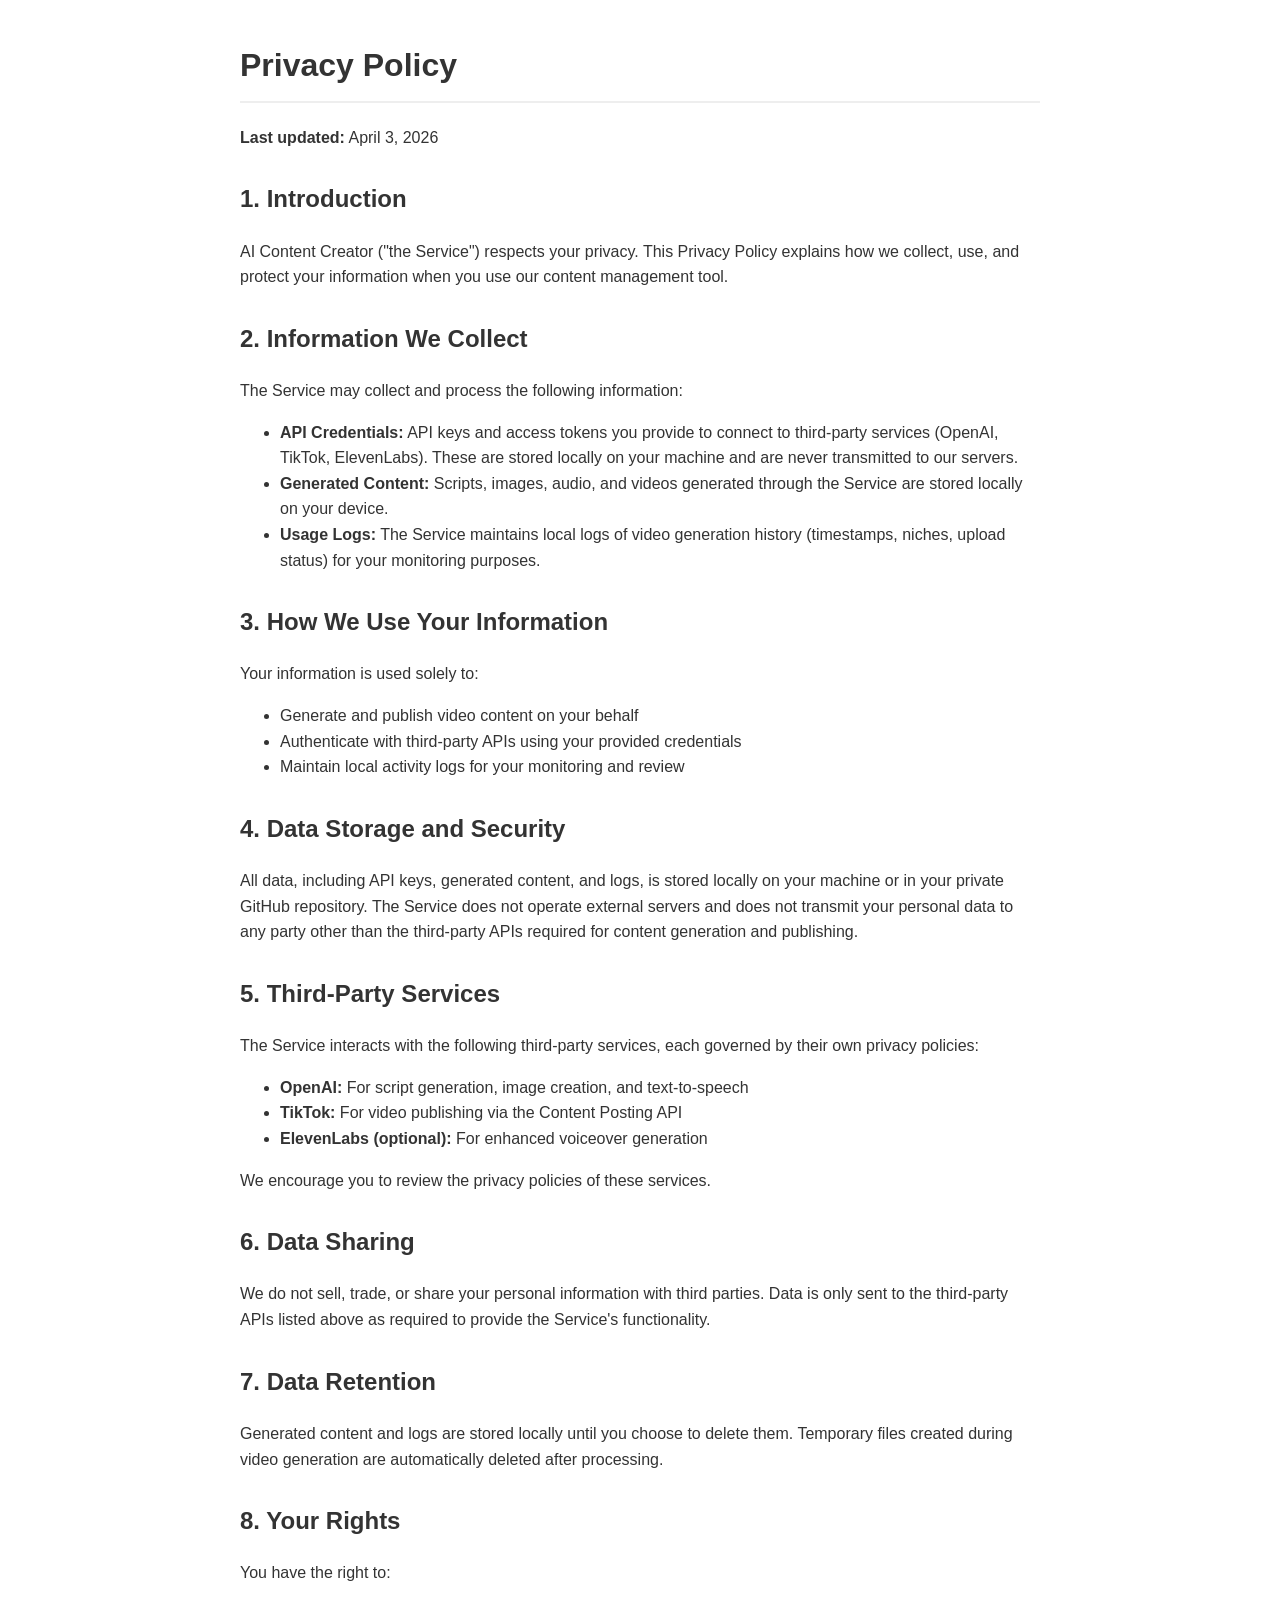
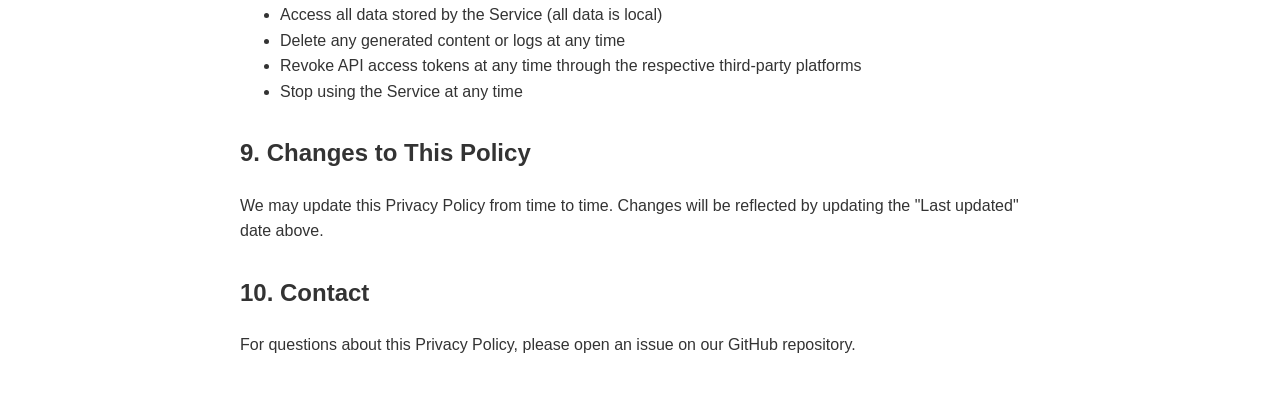
<file: docs/privacy-policy.html>
<!DOCTYPE html>
<html lang="en">
<head>
    <meta charset="UTF-8">
    <meta name="viewport" content="width=device-width, initial-scale=1.0">
    <title>Privacy Policy - AI Content Creator</title>
    <style>
        body { font-family: -apple-system, BlinkMacSystemFont, 'Segoe UI', Roboto, sans-serif; max-width: 800px; margin: 40px auto; padding: 0 20px; line-height: 1.6; color: #333; }
        h1 { border-bottom: 2px solid #eee; padding-bottom: 10px; }
        h2 { margin-top: 30px; }
        p { margin: 10px 0; }
    </style>
</head>
<body>
    <h1>Privacy Policy</h1>
    <p><strong>Last updated:</strong> April 3, 2026</p>

    <h2>1. Introduction</h2>
    <p>AI Content Creator ("the Service") respects your privacy. This Privacy Policy explains how we collect, use, and protect your information when you use our content management tool.</p>

    <h2>2. Information We Collect</h2>
    <p>The Service may collect and process the following information:</p>
    <ul>
        <li><strong>API Credentials:</strong> API keys and access tokens you provide to connect to third-party services (OpenAI, TikTok, ElevenLabs). These are stored locally on your machine and are never transmitted to our servers.</li>
        <li><strong>Generated Content:</strong> Scripts, images, audio, and videos generated through the Service are stored locally on your device.</li>
        <li><strong>Usage Logs:</strong> The Service maintains local logs of video generation history (timestamps, niches, upload status) for your monitoring purposes.</li>
    </ul>

    <h2>3. How We Use Your Information</h2>
    <p>Your information is used solely to:</p>
    <ul>
        <li>Generate and publish video content on your behalf</li>
        <li>Authenticate with third-party APIs using your provided credentials</li>
        <li>Maintain local activity logs for your monitoring and review</li>
    </ul>

    <h2>4. Data Storage and Security</h2>
    <p>All data, including API keys, generated content, and logs, is stored locally on your machine or in your private GitHub repository. The Service does not operate external servers and does not transmit your personal data to any party other than the third-party APIs required for content generation and publishing.</p>

    <h2>5. Third-Party Services</h2>
    <p>The Service interacts with the following third-party services, each governed by their own privacy policies:</p>
    <ul>
        <li><strong>OpenAI:</strong> For script generation, image creation, and text-to-speech</li>
        <li><strong>TikTok:</strong> For video publishing via the Content Posting API</li>
        <li><strong>ElevenLabs (optional):</strong> For enhanced voiceover generation</li>
    </ul>
    <p>We encourage you to review the privacy policies of these services.</p>

    <h2>6. Data Sharing</h2>
    <p>We do not sell, trade, or share your personal information with third parties. Data is only sent to the third-party APIs listed above as required to provide the Service's functionality.</p>

    <h2>7. Data Retention</h2>
    <p>Generated content and logs are stored locally until you choose to delete them. Temporary files created during video generation are automatically deleted after processing.</p>

    <h2>8. Your Rights</h2>
    <p>You have the right to:</p>
    <ul>
        <li>Access all data stored by the Service (all data is local)</li>
        <li>Delete any generated content or logs at any time</li>
        <li>Revoke API access tokens at any time through the respective third-party platforms</li>
        <li>Stop using the Service at any time</li>
    </ul>

    <h2>9. Changes to This Policy</h2>
    <p>We may update this Privacy Policy from time to time. Changes will be reflected by updating the "Last updated" date above.</p>

    <h2>10. Contact</h2>
    <p>For questions about this Privacy Policy, please open an issue on our GitHub repository.</p>
</body>
</html>
</file>
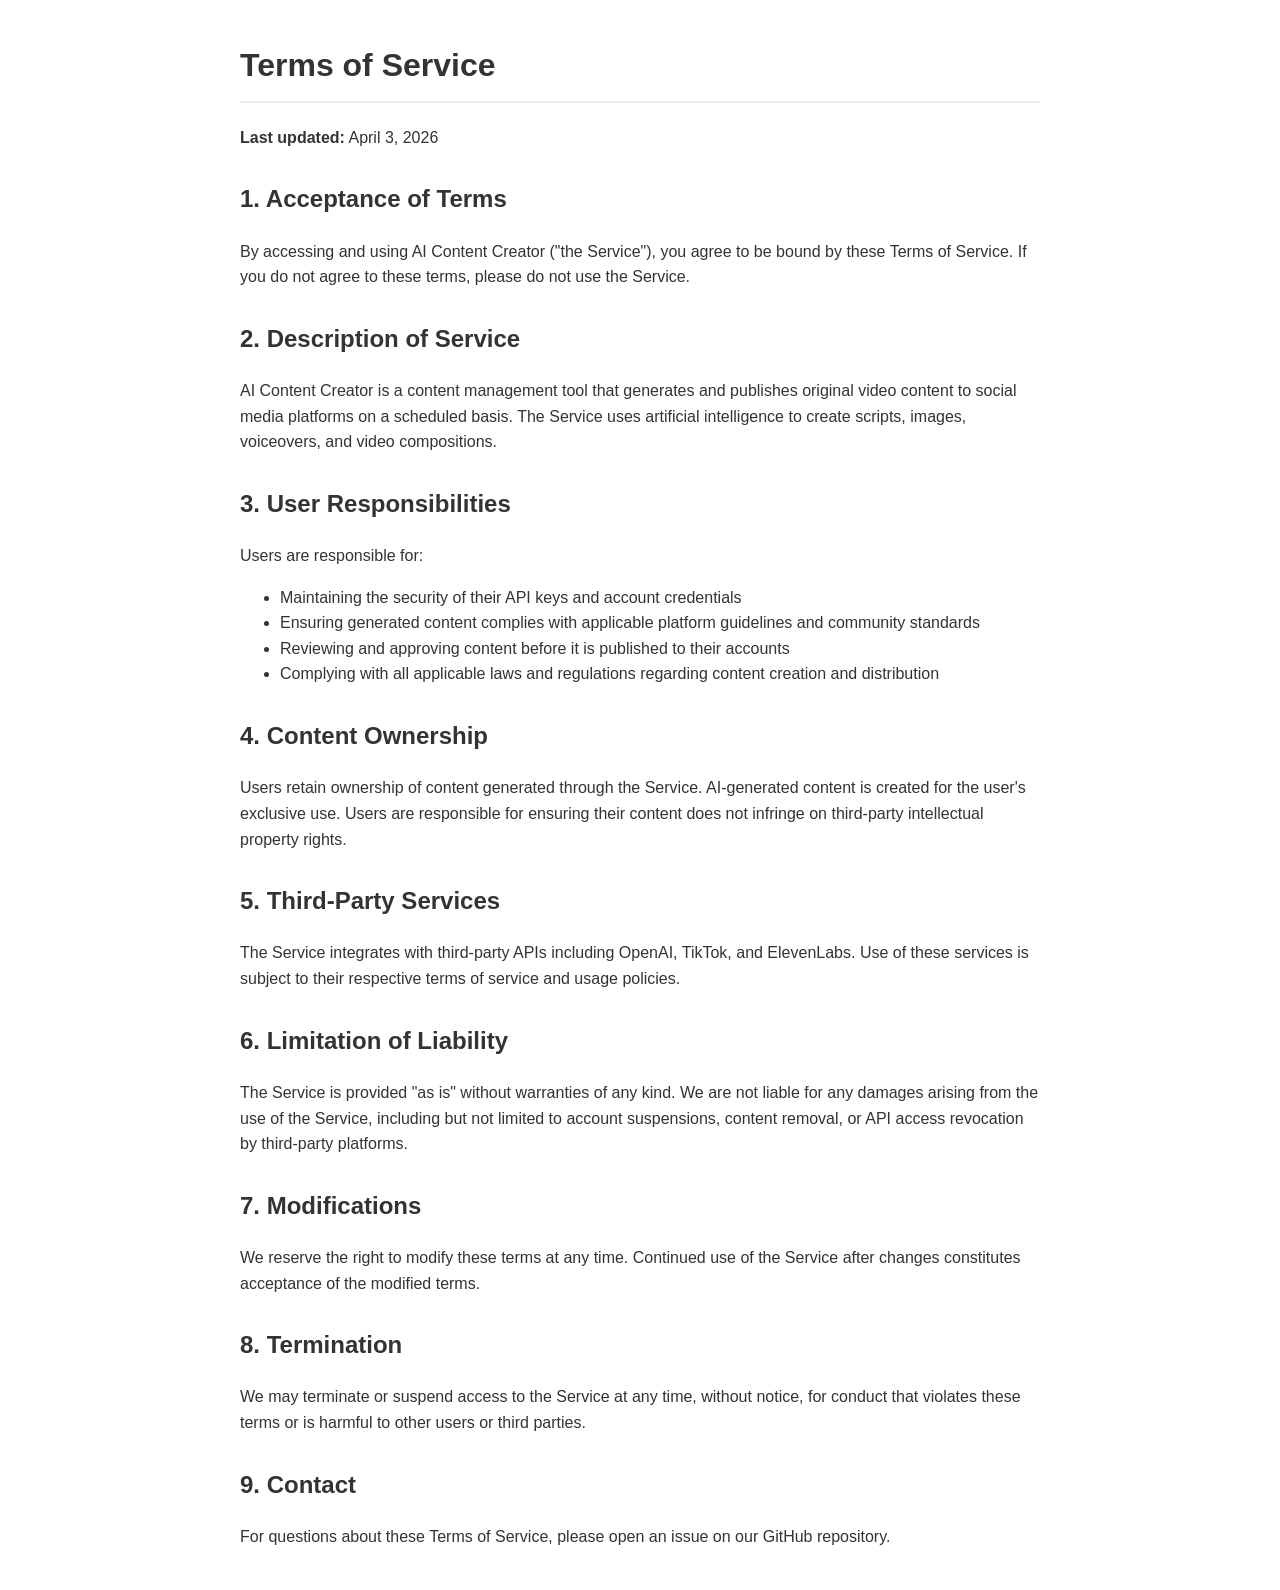
<file: docs/terms-of-service.html>
<!DOCTYPE html>
<html lang="en">
<head>
    <meta charset="UTF-8">
    <meta name="viewport" content="width=device-width, initial-scale=1.0">
    <title>Terms of Service - AI Content Creator</title>
    <style>
        body { font-family: -apple-system, BlinkMacSystemFont, 'Segoe UI', Roboto, sans-serif; max-width: 800px; margin: 40px auto; padding: 0 20px; line-height: 1.6; color: #333; }
        h1 { border-bottom: 2px solid #eee; padding-bottom: 10px; }
        h2 { margin-top: 30px; }
        p { margin: 10px 0; }
    </style>
</head>
<body>
    <h1>Terms of Service</h1>
    <p><strong>Last updated:</strong> April 3, 2026</p>

    <h2>1. Acceptance of Terms</h2>
    <p>By accessing and using AI Content Creator ("the Service"), you agree to be bound by these Terms of Service. If you do not agree to these terms, please do not use the Service.</p>

    <h2>2. Description of Service</h2>
    <p>AI Content Creator is a content management tool that generates and publishes original video content to social media platforms on a scheduled basis. The Service uses artificial intelligence to create scripts, images, voiceovers, and video compositions.</p>

    <h2>3. User Responsibilities</h2>
    <p>Users are responsible for:</p>
    <ul>
        <li>Maintaining the security of their API keys and account credentials</li>
        <li>Ensuring generated content complies with applicable platform guidelines and community standards</li>
        <li>Reviewing and approving content before it is published to their accounts</li>
        <li>Complying with all applicable laws and regulations regarding content creation and distribution</li>
    </ul>

    <h2>4. Content Ownership</h2>
    <p>Users retain ownership of content generated through the Service. AI-generated content is created for the user's exclusive use. Users are responsible for ensuring their content does not infringe on third-party intellectual property rights.</p>

    <h2>5. Third-Party Services</h2>
    <p>The Service integrates with third-party APIs including OpenAI, TikTok, and ElevenLabs. Use of these services is subject to their respective terms of service and usage policies.</p>

    <h2>6. Limitation of Liability</h2>
    <p>The Service is provided "as is" without warranties of any kind. We are not liable for any damages arising from the use of the Service, including but not limited to account suspensions, content removal, or API access revocation by third-party platforms.</p>

    <h2>7. Modifications</h2>
    <p>We reserve the right to modify these terms at any time. Continued use of the Service after changes constitutes acceptance of the modified terms.</p>

    <h2>8. Termination</h2>
    <p>We may terminate or suspend access to the Service at any time, without notice, for conduct that violates these terms or is harmful to other users or third parties.</p>

    <h2>9. Contact</h2>
    <p>For questions about these Terms of Service, please open an issue on our GitHub repository.</p>
</body>
</html>
</file>
